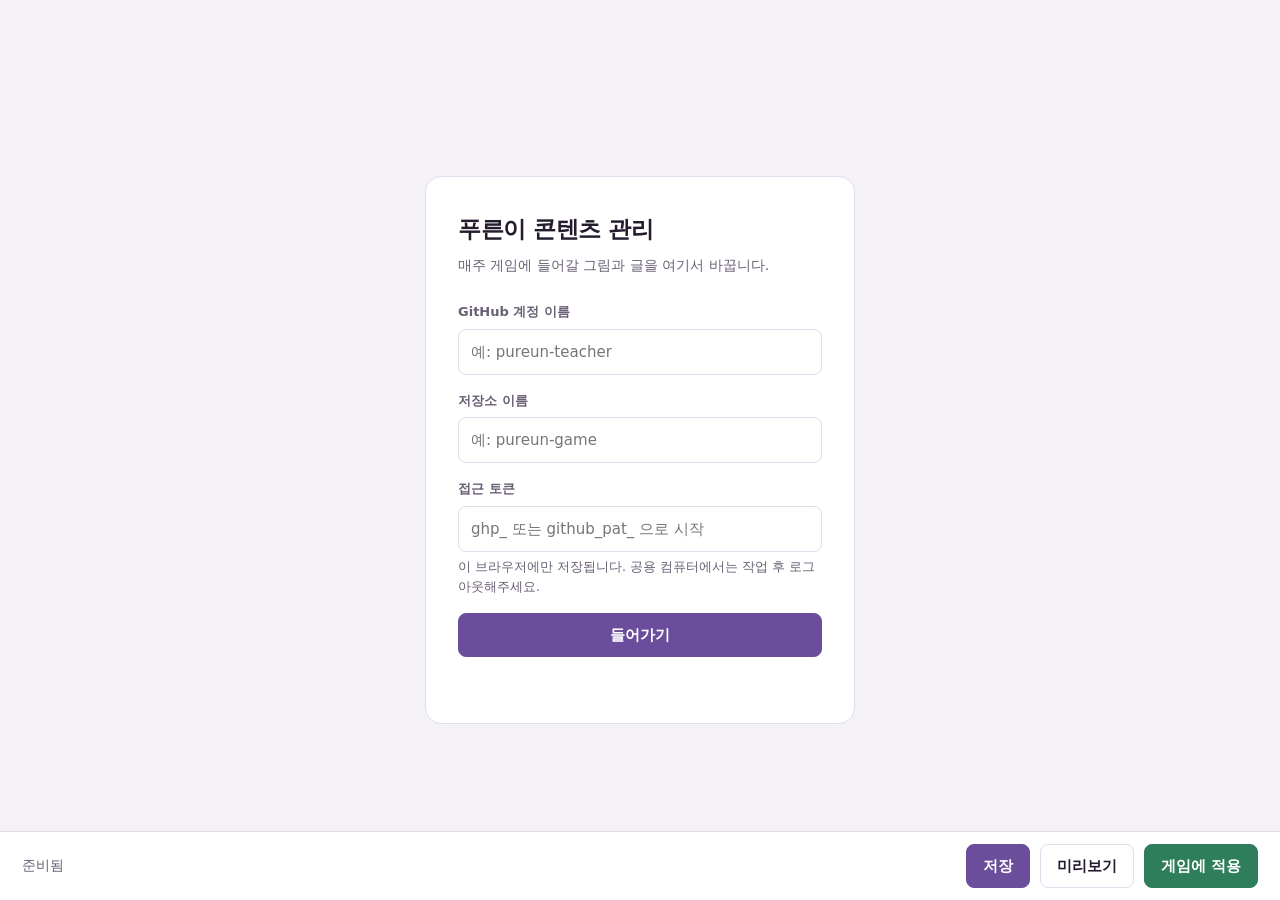
<file: admin/index.html>
<!DOCTYPE html>
<html lang="ko">
<head>
<meta charset="UTF-8" />
<meta name="viewport" content="width=device-width, initial-scale=1" />
<title>푸른이 콘텐츠 관리</title>
<link rel="icon" href="data:," />
<link rel="stylesheet" href="css/admin.css" />
</head>
<body>

<!-- 로그인 -->
<div id="gate" class="gate">
  <div class="gate-card">
    <h1>푸른이 콘텐츠 관리</h1>
    <p>매주 게임에 들어갈 그림과 글을 여기서 바꿉니다.</p>

    <div class="field">
      <label for="fOwner">GitHub 계정 이름</label>
      <input id="fOwner" type="text" placeholder="예: pureun-teacher" autocomplete="off" />
    </div>
    <div class="field">
      <label for="fRepo">저장소 이름</label>
      <input id="fRepo" type="text" placeholder="예: pureun-game" autocomplete="off" />
    </div>
    <div class="field">
      <label for="fToken">접근 토큰</label>
      <input id="fToken" type="password" placeholder="ghp_ 또는 github_pat_ 으로 시작" autocomplete="off" />
      <div class="hint">이 브라우저에만 저장됩니다. 공용 컴퓨터에서는 작업 후 로그아웃해주세요.</div>
    </div>

    <button id="btnLogin" class="btn btn-primary" style="width:100%">들어가기</button>
    <div id="gateMsg" class="hint" style="margin-top:12px;min-height:20px;color:var(--clay)"></div>
  </div>
</div>

<!-- 관리 화면 -->
<div id="app" class="hidden">
  <header class="topbar">
    <span class="brand">푸른이 콘텐츠 관리</span>
    <span id="liveNow" class="live-now"><span class="live-dot"></span>불러오는 중</span>
    <button id="btnLogout" class="btn-quiet">로그아웃</button>
  </header>

  <nav id="weeks" class="weeks" aria-label="회차 선택"></nav>

  <main class="work">
    <nav class="steps" aria-label="편집 항목">
      <button data-go="secOpening" aria-current="true">오프닝 이야기</button>
      <button data-go="secR1">1라운드 레시피</button>
      <button data-go="secR1kw">1라운드 키워드</button>
      <button data-go="secMiddle">중간 이야기</button>
      <button data-go="secR2">2라운드 레시피</button>
      <button data-go="secR2kw">2라운드 키워드</button>
      <button data-go="secEnding">엔딩 이야기</button>
      <button data-go="secEnd">마지막 화면</button>
    </nav>

    <div>
      <section class="panel" style="display:flex;align-items:center;gap:14px;flex-wrap:wrap">
        <div style="margin-right:auto">
          <h2 id="weekTitle" style="margin:0">1회차</h2>
          <p class="sub" id="weekSub" style="margin:2px 0 0">아직 아무것도 없습니다.</p>
        </div>
        <button id="btnCopy" class="btn btn-sm">이전 회차 복제해오기</button>
      </section>

      <section class="panel" id="secOpening">
        <h2>오프닝 이야기</h2>
        <p class="sub">게임을 열면 가장 먼저 넘겨보는 그림책입니다. 대사는 그림 안에 그려 넣어주세요.</p>
        <div class="pages" id="pagesOpening"></div>
      </section>

      <section class="panel" id="secR1">
        <h2>1라운드 레시피</h2>
        <p class="sub">아이들이 어떤 재료를 모아야 하는지 보여주는 화면입니다.</p>
        <div class="row2">
          <div>
            <div class="field"><label>레시피 그림</label><div id="dropR1recipe"></div></div>
            <div class="field"><label>바구니를 든 푸른이</label><div id="dropR1player"></div></div>
          </div>
          <div>
            <div class="field"><label for="r1title">화면 제목</label>
              <input id="r1title" type="text" placeholder="오늘은 누구랑 놀게 될까요?" /></div>
            <div class="field"><label for="r1note">안내 문구</label>
              <textarea id="r1note" rows="3" placeholder="레시피를 잘 기억해주세요."></textarea>
              <div class="hint">줄을 바꾸려면 그냥 엔터를 누르세요.</div></div>
            <div class="field"><label for="r1resultName">오늘 만날 친구 이름</label>
              <input id="r1resultName" type="text" placeholder="민제 선생님" /></div>
            <div class="field"><label>성공했을 때 등장할 친구 그림</label><div id="dropR1result"></div></div>
          </div>
        </div>
      </section>

      <section class="panel" id="secR1kw">
        <h2>1라운드 키워드</h2>
        <p class="sub">체크한 것이 모아야 하는 재료, 체크하지 않은 것은 피해야 하는 재료입니다.
          피할 재료를 하나도 넣지 않으면 기본 오답 그림 8개가 쓰입니다.</p>
        <div class="kw-list" id="kwR1"></div>
        <button class="btn btn-sm" data-addkw="1">키워드 추가</button>
      </section>

      <section class="panel" id="secMiddle">
        <h2>중간 이야기</h2>
        <p class="sub">1라운드가 끝나고 2라운드로 넘어가는 사이에 나옵니다.</p>
        <div class="pages" id="pagesMiddle"></div>
      </section>

      <section class="panel" id="secR2">
        <h2>2라운드 레시피</h2>
        <p class="sub">1라운드와 따로 저장됩니다.</p>
        <div class="row2">
          <div>
            <div class="field"><label>레시피 그림</label><div id="dropR2recipe"></div></div>
            <div class="field"><label>친구와 함께인 푸른이</label><div id="dropR2player"></div></div>
          </div>
          <div>
            <div class="field"><label for="r2title">화면 제목</label>
              <input id="r2title" type="text" placeholder="오늘은 무엇을 하며 놀까요?" /></div>
            <div class="field"><label for="r2note">안내 문구</label>
              <textarea id="r2note" rows="3"></textarea></div>
            <div class="field"><label for="r2resultName">오늘의 활동 이름</label>
              <input id="r2resultName" type="text" placeholder="AI로 나만의 캐릭터 만들기" /></div>
            <div class="field"><label>마지막 두루마리에 펼쳐질 그림</label><div id="dropR2result"></div></div>
            <div class="field">
              <label class="kw-check" style="color:var(--ink)">
                <input id="r2overlay" type="checkbox" /> 레시피 그림 위에 키워드 4개를 겹쳐 보여주기
              </label>
              <div class="hint">2라운드의 빈 레시피 종이에 키워드 그림을 얹는 연출입니다.</div>
            </div>
          </div>
        </div>
      </section>

      <section class="panel" id="secR2kw">
        <h2>2라운드 키워드</h2>
        <p class="sub">1라운드와 완전히 따로 저장됩니다. 겹쳐 보여주기를 켰다면 여기 순서대로
          왼쪽 위 → 오른쪽 위 → 왼쪽 아래 → 오른쪽 아래에 놓입니다.</p>
        <div class="kw-list" id="kwR2"></div>
        <button class="btn btn-sm" data-addkw="2">키워드 추가</button>
      </section>

      <section class="panel" id="secEnding">
        <h2>엔딩 이야기</h2>
        <p class="sub">게임을 마치고 보는 마지막 그림책입니다.</p>
        <div class="pages" id="pagesEnding"></div>
      </section>

      <section class="panel" id="secEnd">
        <h2>마지막 화면</h2>
        <p class="sub">그림책이 끝나고 「다시하기」 버튼과 함께 나오는 화면입니다.
          두루마리에 들어갈 글은 아래에 적으면 화면에 얹혀서 나옵니다.</p>
        <div class="row2">
          <div class="field">
            <label>배경 그림</label>
            <div id="dropEndBg"></div>
            <div class="hint">글자가 없는 배경을 넣어주세요. 비워두면 기본 배경이 쓰입니다.</div>
          </div>
          <div class="field">
            <label for="endText">두루마리 문구</label>
            <textarea id="endText" rows="4" placeholder="AI로 나만의 캐릭터 만들기 !&#10;시작해볼까요?"></textarea>
            <div class="hint">엔터로 줄을 바꿉니다. 글이 길면 글자 크기가 자동으로 줄어듭니다.</div>
            <div class="field" style="margin-top:18px">
              <label class="kw-check" style="color:var(--ink)">
                <input id="endHasBtn" type="checkbox" /> 배경 그림에 「다시하기」 버튼이 이미 그려져 있어요
              </label>
              <div class="hint">체크하면 게임이 버튼을 겹쳐 그리지 않고,
                그림에 그려진 버튼을 누를 수 있게 합니다.</div>
            </div>
          </div>
        </div>

        <h3 class="sub-head">글자 위치 맞추기</h3>
        <p class="sub">막대를 움직이면 아래 그림에서 글자가 바로 움직입니다.
          두루마리 안에 잘 들어가게 맞춰주세요.</p>
        <div class="row2">
          <div>
            <div class="slider"><label for="endPosY">위아래</label>
              <input id="endPosY" type="range" min="-260" max="420" step="5" />
              <output id="endPosYv"></output></div>
            <div class="slider"><label for="endPosX">좌우</label>
              <input id="endPosX" type="range" min="-400" max="400" step="5" />
              <output id="endPosXv"></output></div>
            <div class="slider"><label for="endSize">글자 크기</label>
              <input id="endSize" type="range" min="30" max="110" step="2" />
              <output id="endSizev"></output></div>
            <button id="endReset" class="btn btn-sm" style="margin-top:6px">가운데로 되돌리기</button>
          </div>
          <div>
            <div id="endPreview" class="end-preview">
              <div id="endPreviewText"></div>
              <span class="end-preview-empty">배경 그림을 올리면 여기에 보입니다</span>
            </div>
          </div>
        </div>
        </div>
      </section>
    </div>
  </main>

  <div class="actionbar">
    <span class="status" id="status">준비됨</span>
    <button id="btnSave" class="btn btn-primary">저장</button>
    <button id="btnPreview" class="btn">미리보기</button>
    <button id="btnPublish" class="btn btn-go">게임에 적용</button>
  </div>
</div>

<div id="modal" class="modal">
  <div class="modal-card">
    <h3 id="modalTitle"></h3>
    <p id="modalBody"></p>
    <div class="buttons">
      <button id="modalNo" class="btn">그만두기</button>
      <button id="modalYes" class="btn btn-go">적용하기</button>
    </div>
  </div>
</div>

<div id="toast" class="toast"></div>

<script src="js/github.js"></script>
<script src="js/admin.js"></script>
</body>
</html>
</file>
<file: admin/css/admin.css>
/* 푸른이 콘텐츠 관리 — 게임 속 마법 약방(짙은 자수정/나무)에서 색을 가져오되,
   오래 들여다보는 작업 도구답게 채도를 낮추고 면을 넓게 씁니다. */

:root{
  --ink:#241C2E;
  --ink-soft:#6A6076;
  --page:#F4F2F7;
  --panel:#FFFFFF;
  --line:#E2DCEC;
  --amethyst:#6B4E9B;
  --amethyst-wash:#EFE9F8;
  --moss:#2E7D5B;
  --moss-wash:#E4F1EB;
  --clay:#B4432F;
  --amber:#B8862B;
  --radius:10px;
}

*{box-sizing:border-box}
html,body{margin:0;padding:0}
body{
  background:var(--page);color:var(--ink);
  font-family:"Pretendard","Apple SD Gothic Neo","Malgun Gothic",system-ui,sans-serif;
  font-size:15px;line-height:1.6;-webkit-font-smoothing:antialiased;
}
button,input,textarea{font:inherit;color:inherit}
button{cursor:pointer}
:focus-visible{outline:2.5px solid var(--amethyst);outline-offset:2px;border-radius:4px}
@media (prefers-reduced-motion:reduce){*{transition:none!important;animation:none!important}}

/* ---------- 로그인 ---------- */
.gate{min-height:100vh;display:grid;place-items:center;padding:24px}
.gate-card{width:100%;max-width:430px;background:var(--panel);border:1px solid var(--line);
  border-radius:16px;padding:34px 32px}
.gate-card h1{margin:0 0 6px;font-size:23px;letter-spacing:-.02em}
.gate-card p{margin:0 0 26px;color:var(--ink-soft);font-size:14px}
.field{margin-bottom:16px}
.field label{display:block;font-size:13px;font-weight:600;color:var(--ink-soft);margin-bottom:6px}
.field input,.field textarea{
  width:100%;padding:10px 12px;border:1.5px solid var(--line);border-radius:8px;
  background:#fff;transition:border-color .15s}
.field input:focus,.field textarea:focus{border-color:var(--amethyst);outline:none}
.field .hint{font-size:12.5px;color:var(--ink-soft);margin-top:5px}

/* ---------- 버튼 ---------- */
.btn{border:1.5px solid var(--line);background:#fff;border-radius:8px;padding:9px 16px;font-weight:600}
.btn:hover{border-color:var(--ink-soft)}
.btn-primary{background:var(--amethyst);border-color:var(--amethyst);color:#fff}
.btn-primary:hover{background:#5A4084;border-color:#5A4084}
.btn-go{background:var(--moss);border-color:var(--moss);color:#fff}
.btn-go:hover{background:#25674A;border-color:#25674A}
.btn-quiet{border:none;background:transparent;color:var(--ink-soft);padding:6px 10px}
.btn-quiet:hover{color:var(--ink)}
.btn-danger{border-color:#EDCEC8;color:var(--clay);background:#fff}
.btn-danger:hover{background:#FCF2F0}
.btn:disabled{opacity:.45;cursor:not-allowed}
.btn-sm{padding:5px 11px;font-size:13px;border-radius:7px}

/* ---------- 상단 ---------- */
.topbar{display:flex;align-items:center;gap:16px;padding:14px 22px;
  background:var(--panel);border-bottom:1px solid var(--line)}
.brand{font-weight:700;letter-spacing:-.02em}
.live-now{margin-left:auto;display:flex;align-items:center;gap:8px;
  background:var(--moss-wash);color:var(--moss);border-radius:999px;
  padding:5px 14px;font-size:13.5px;font-weight:700}
.live-dot{width:7px;height:7px;border-radius:50%;background:var(--moss)}

/* ---------- 회차 스트립 (이 화면의 주인공) ---------- */
.weeks{display:flex;gap:8px;padding:16px 22px;overflow-x:auto;background:var(--panel);
  border-bottom:1px solid var(--line);scrollbar-width:thin}
.week{flex:0 0 auto;width:60px;border:1.5px solid var(--line);border-radius:var(--radius);
  background:#fff;padding:9px 0 8px;text-align:center;transition:border-color .12s,background .12s}
.week:hover{border-color:var(--amethyst)}
.week .n{font-size:19px;font-weight:700;letter-spacing:-.03em;line-height:1.2}
.week .s{font-size:11px;font-weight:600;margin-top:3px;color:var(--ink-soft)}
.week[data-status="작성중"] .s{color:var(--amber)}
.week[data-status="완료"] .s{color:var(--moss)}
.week.is-live{border-color:var(--moss);background:var(--moss-wash);box-shadow:0 0 0 2.5px var(--moss-wash)}
.week.is-live .s{color:var(--moss)}
.week.is-open{border-color:var(--amethyst);background:var(--amethyst-wash)}
.week.is-open .n{color:var(--amethyst)}

/* ---------- 본문 ---------- */
.work{display:grid;grid-template-columns:186px 1fr;gap:22px;
  max-width:1180px;margin:0 auto;padding:22px 22px 128px}
.steps{position:sticky;top:22px;align-self:start;display:flex;flex-direction:column;gap:2px}
.steps button{display:block;width:100%;text-align:left;border:none;background:transparent;
  padding:9px 12px;border-radius:8px;font-weight:600;color:var(--ink-soft)}
.steps button:hover{background:var(--panel);color:var(--ink)}
.steps button[aria-current="true"]{background:var(--amethyst-wash);color:var(--amethyst)}

.panel{background:var(--panel);border:1px solid var(--line);border-radius:14px;
  padding:26px 26px 28px;margin-bottom:20px;scroll-margin-top:20px}
.panel > h2{margin:0 0 4px;font-size:18px;letter-spacing:-.02em}
.panel > .sub{margin:0 0 20px;color:var(--ink-soft);font-size:13.5px}
.row2{display:grid;grid-template-columns:1fr 1fr;gap:16px}
@media (max-width:820px){
  .work{grid-template-columns:1fr;padding-bottom:150px}
  .steps{position:static;flex-direction:row;overflow-x:auto;gap:4px;padding-bottom:4px}
  .steps button{white-space:nowrap;width:auto}
  .row2{grid-template-columns:1fr}
}

/* ---------- 이미지 ---------- */
.drop{position:relative;border:2px dashed var(--line);border-radius:var(--radius);
  background:#FCFBFE;display:grid;place-items:center;min-height:132px;overflow:hidden;
  text-align:center;color:var(--ink-soft);font-size:13px;padding:10px}
.drop.dragover{border-color:var(--amethyst);background:var(--amethyst-wash)}
.drop img{width:100%;height:100%;object-fit:contain;position:absolute;inset:0}
.drop input[type=file]{position:absolute;inset:0;opacity:0;cursor:pointer}
.thumb-actions{display:flex;gap:6px;margin-top:8px}

/* 스토리 페이지 카드 */
.pages{display:grid;grid-template-columns:repeat(auto-fill,minmax(168px,1fr));gap:14px}
.page-card{border:1.5px solid var(--line);border-radius:var(--radius);padding:10px;background:#fff}
.page-card.dragging{opacity:.4}
.page-card.drop-target{border-color:var(--amethyst);background:var(--amethyst-wash)}
.page-card .head{display:flex;align-items:center;justify-content:space-between;
  font-size:12.5px;font-weight:700;color:var(--ink-soft);margin-bottom:8px}
.page-card .grip{cursor:grab;color:var(--line);font-size:15px;letter-spacing:2px}
.page-card .drop{min-height:106px}
.page-card .move{display:flex;gap:4px;margin-top:8px}
.page-card .move button{flex:1;border:1px solid var(--line);background:#fff;border-radius:6px;
  padding:4px 0;font-size:12px;color:var(--ink-soft)}
.add-card{border:2px dashed var(--line);border-radius:var(--radius);background:#FCFBFE;
  min-height:170px;color:var(--ink-soft);font-weight:600}
.add-card:hover{border-color:var(--amethyst);color:var(--amethyst)}

/* 키워드 */
.kw-list{display:flex;flex-direction:column;gap:10px;margin-bottom:14px}
.kw{display:grid;grid-template-columns:74px 1fr auto auto;gap:12px;align-items:center;
  border:1.5px solid var(--line);border-radius:var(--radius);padding:10px 12px;background:#fff}
.kw .drop{min-height:64px}
.kw input[type=text]{width:100%;padding:8px 10px;border:1.5px solid var(--line);border-radius:7px}
.kw-check{display:flex;align-items:center;gap:7px;font-size:13.5px;font-weight:600;
  color:var(--ink-soft);white-space:nowrap;cursor:pointer}
.kw-check input{width:17px;height:17px;accent-color:var(--moss)}
.kw.is-correct{border-color:#C7E3D5;background:var(--moss-wash)}
.kw.is-correct .kw-check{color:var(--moss)}
@media (max-width:640px){.kw{grid-template-columns:64px 1fr;gap:9px}}

/* ---------- 하단 고정 바 ---------- */
.actionbar{position:fixed;left:0;right:0;bottom:0;z-index:50;background:var(--panel);
  border-top:1px solid var(--line);padding:12px 22px;display:flex;align-items:center;gap:10px}
.actionbar .status{color:var(--ink-soft);font-size:13.5px;margin-right:auto}
@media (max-width:640px){.actionbar{flex-wrap:wrap}.actionbar .status{width:100%;margin-bottom:4px}}

/* ---------- 확인창 / 알림 ---------- */
.modal{position:fixed;inset:0;z-index:100;display:none;place-items:center;
  background:rgba(36,28,46,.45);padding:22px}
.modal.show{display:grid}
.modal-card{background:#fff;border-radius:14px;padding:28px;max-width:430px;width:100%}
.modal-card h3{margin:0 0 10px;font-size:18px}
.modal-card p{margin:0 0 22px;color:var(--ink-soft);font-size:14px;line-height:1.65}
.modal-card .buttons{display:flex;gap:8px;justify-content:flex-end}

.toast{position:fixed;left:50%;bottom:80px;transform:translateX(-50%) translateY(14px);
  background:var(--ink);color:#fff;padding:11px 20px;border-radius:999px;font-size:14px;
  font-weight:600;opacity:0;pointer-events:none;transition:opacity .2s,transform .2s;z-index:200}
.toast.show{opacity:1;transform:translateX(-50%) translateY(0)}
.toast.bad{background:var(--clay)}

.empty{color:var(--ink-soft);font-size:13.5px;padding:14px 0}
.hidden{display:none!important}

/* 지금 열려 있는 회차가 동시에 게임에 적용 중일 때 */
.week.is-live.is-open{background:var(--moss-wash);border-color:var(--moss)}
.week.is-live.is-open .n{color:var(--moss)}


/* --- 마지막 화면: 글자 위치 맞추기 --- */
@font-face{font-family:"ParkDahyun";src:url("../../assets/font/ParkDahyun.ttf") format("truetype");font-display:swap}

.sub-head{margin:26px 0 2px;font-size:15px;font-weight:700;
  padding-top:20px;border-top:1px solid var(--line)}

.slider{display:grid;grid-template-columns:70px 1fr 58px;align-items:center;gap:10px;margin-bottom:12px}
.slider label{font-size:13px;font-weight:600;color:var(--ink-soft)}
.slider input[type=range]{width:100%;accent-color:var(--amethyst)}
.slider output{font-size:13px;color:var(--ink-soft);text-align:right;font-variant-numeric:tabular-nums}

.end-preview{position:relative;width:100%;aspect-ratio:16/9;border:1.5px solid var(--line);
  border-radius:var(--radius);background:#F0EDF5 center/cover no-repeat;overflow:hidden}
.end-preview-empty{position:absolute;inset:0;display:grid;place-items:center;
  color:var(--ink-soft);font-size:13px;text-align:center;padding:10px}
.end-preview.has-bg .end-preview-empty{display:none}
#endPreviewText{position:absolute;left:50%;display:flex;align-items:center;justify-content:center;
  text-align:center;white-space:pre-line;word-break:keep-all;overflow:hidden;
  font-family:"ParkDahyun","Malgun Gothic",sans-serif;font-weight:900;color:#8A5E36;
  line-height:1.24;text-shadow:0 2px 0 rgba(255,255,255,.7)}
</file>
